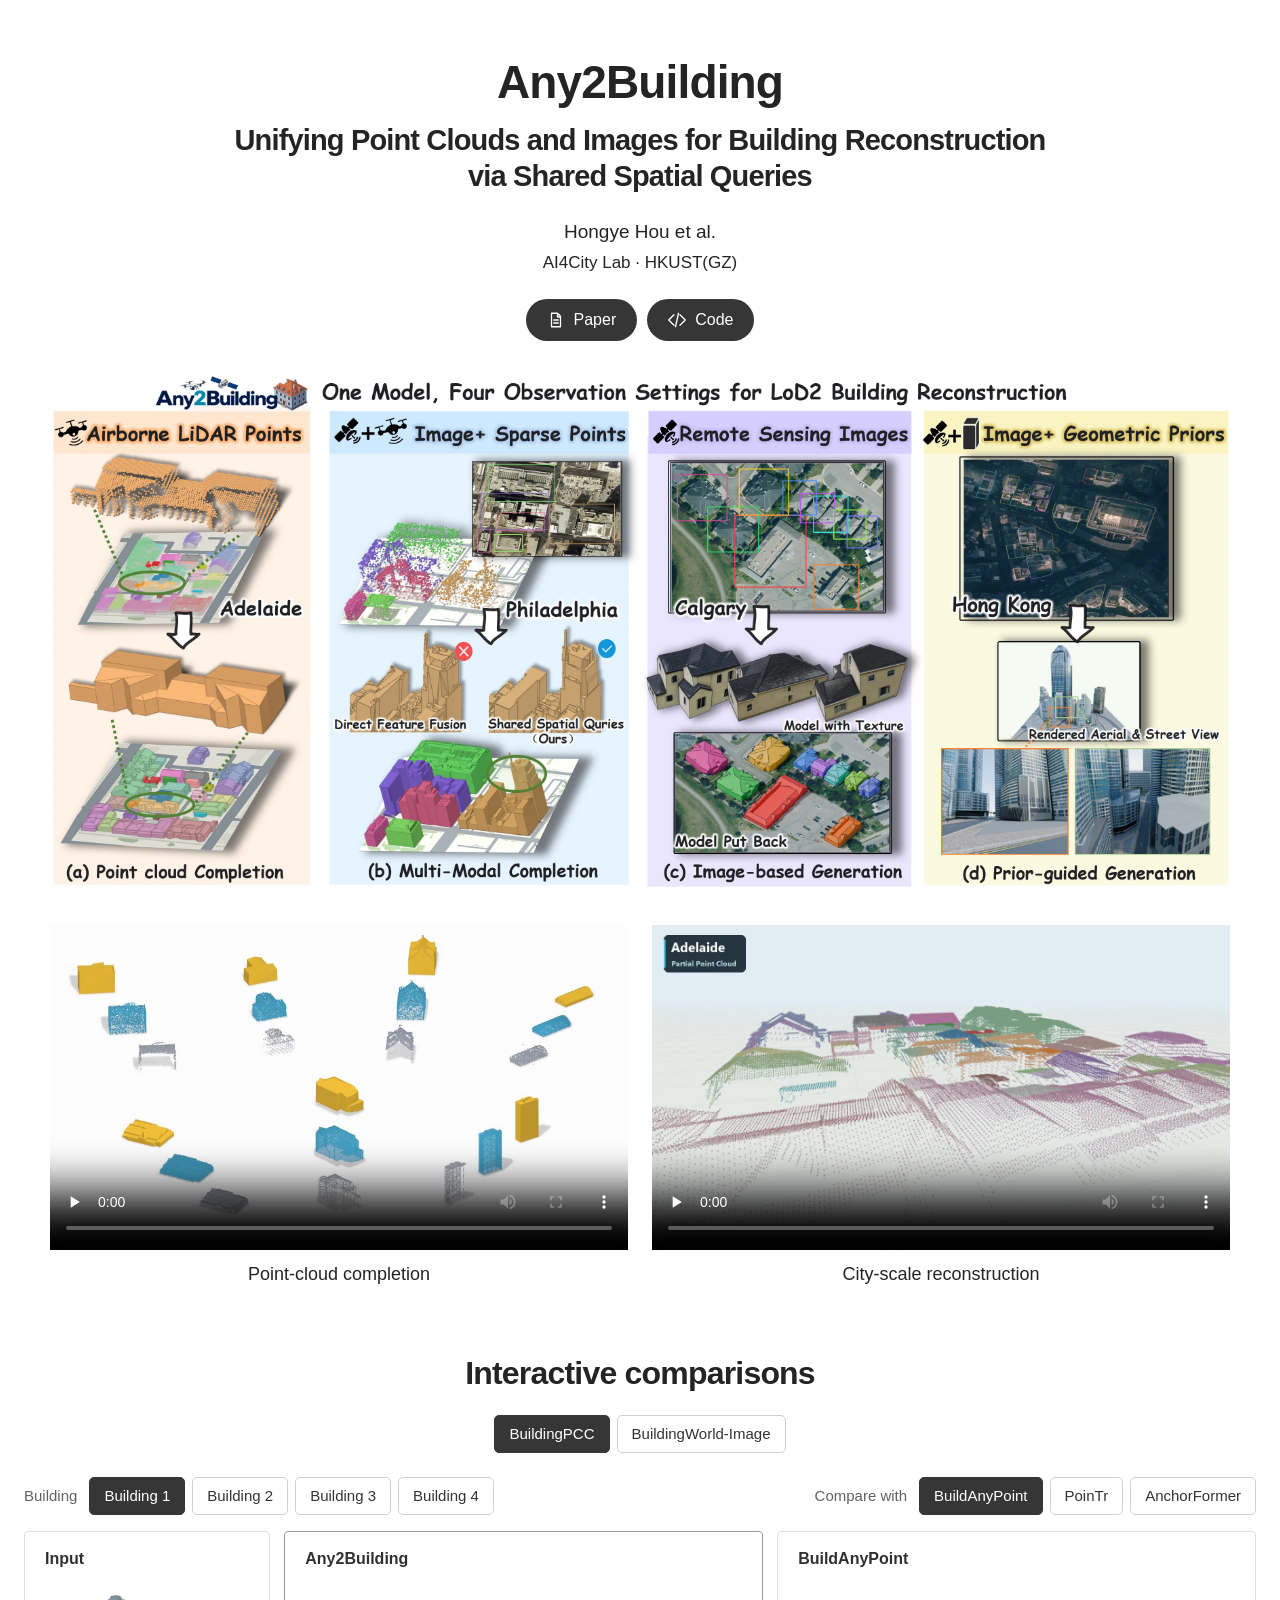
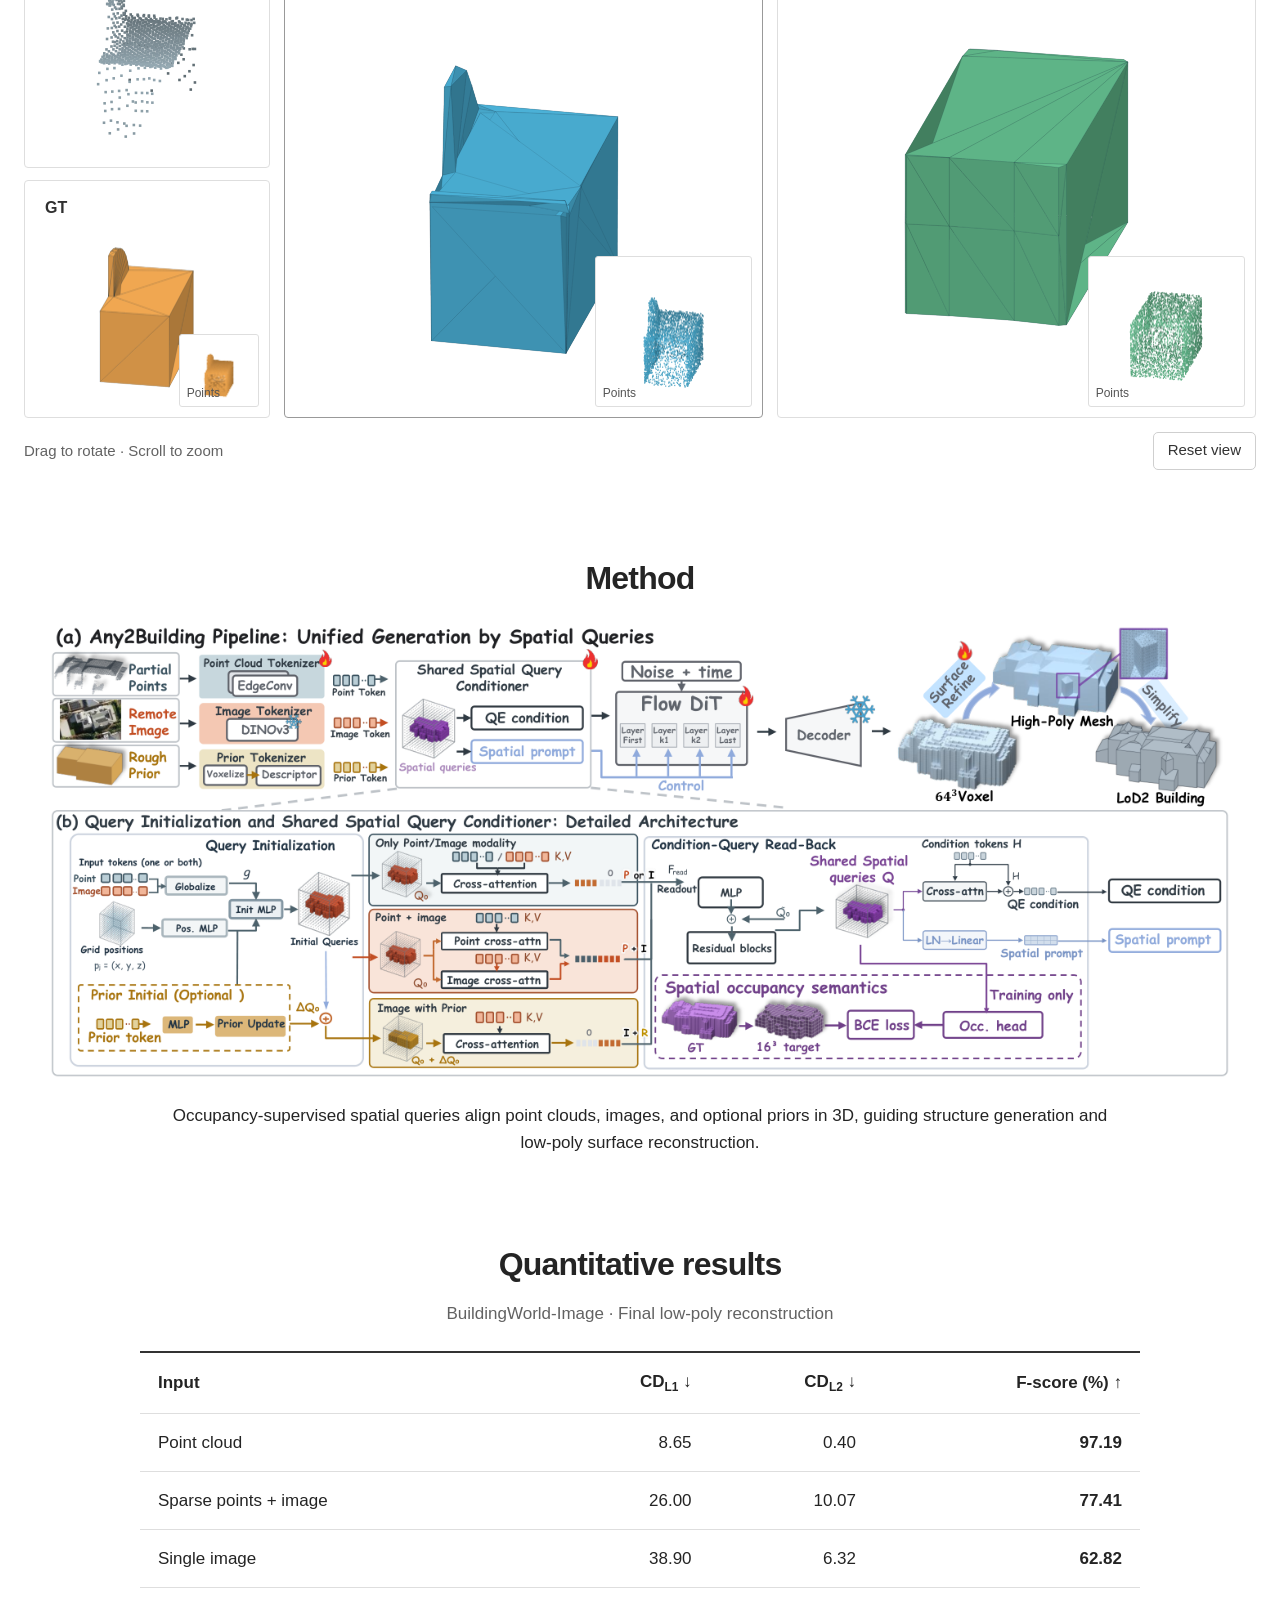
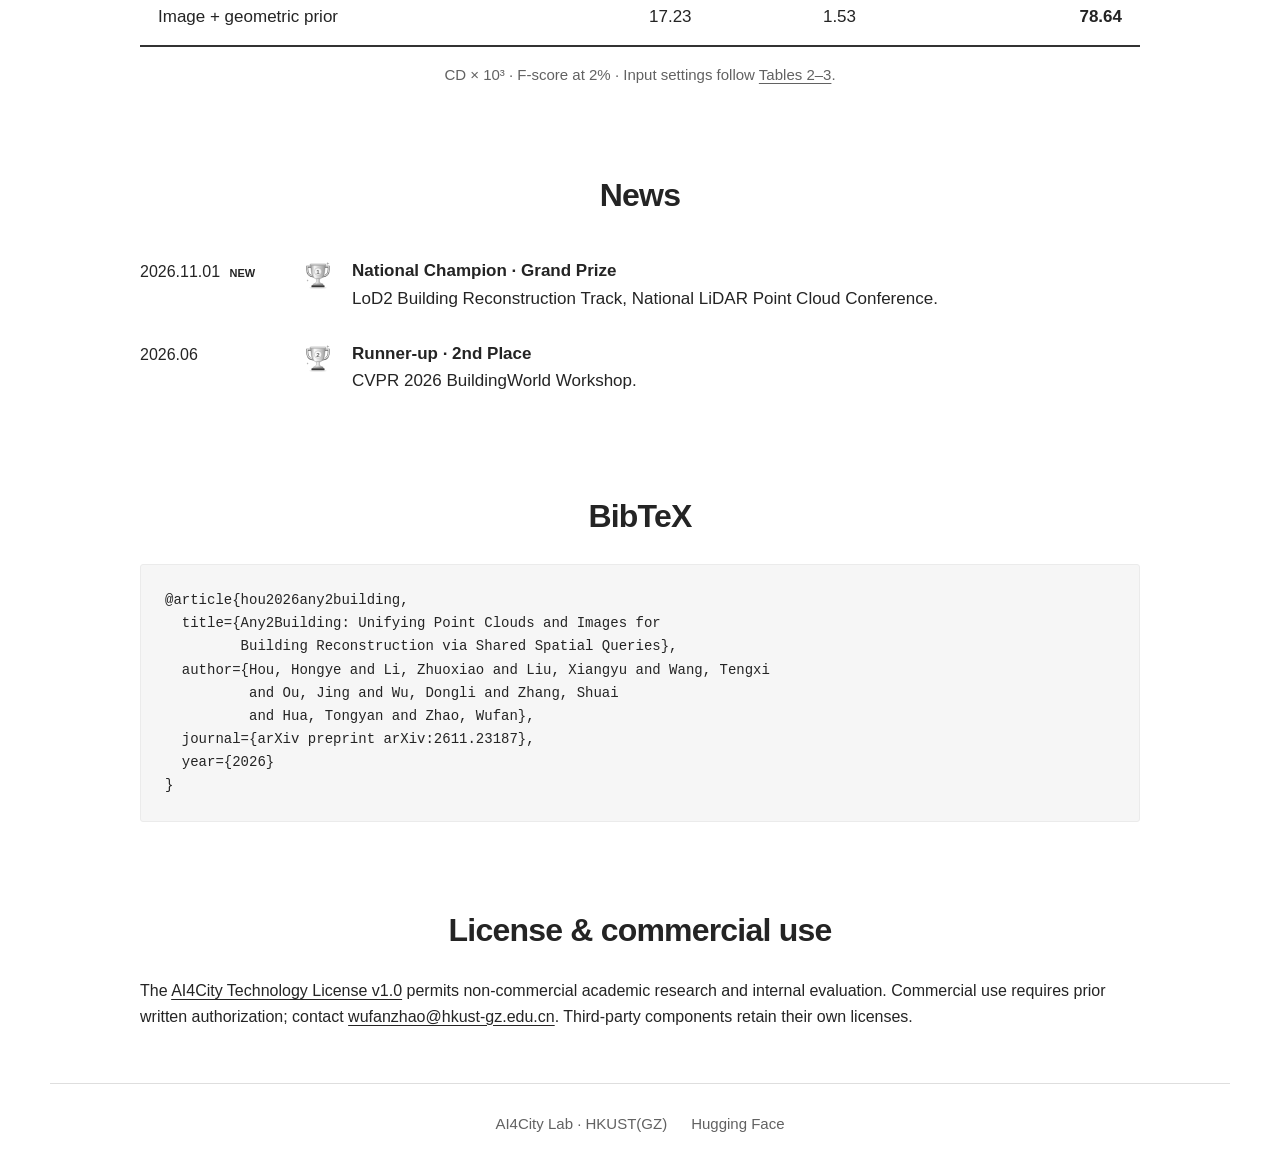
<file: index.html>
<!doctype html>
<html lang="en">
<head>
  <meta charset="utf-8">
  <meta name="viewport" content="width=device-width, initial-scale=1">
  <meta name="description" content="Any2Building: unified LoD2 building reconstruction from point clouds, images, and geometric priors.">
  <meta name="theme-color" content="#ffffff">
  <title>Any2Building — Unifying Point Clouds and Images for Building Reconstruction</title>
  <link rel="icon" href="assets/favicon.svg" type="image/svg+xml">
  <link rel="stylesheet" href="styles.css?v=20261122-2">
  <script src="script.js?v=20261122" defer></script>
</head>
<body>
  <a class="skip-link" href="#main">Skip to content</a>
  <main id="main">
    <header class="hero container">
      <h1><span class="wordmark">Any2Building</span><span class="paper-title">Unifying Point Clouds and Images for Building Reconstruction<br class="desktop-break"> via Shared Spatial Queries</span></h1>
      <p class="authors">Hongye Hou et al.</p>
      <p class="affiliation">AI4City Lab · HKUST(GZ)</p>
      <div class="publication-links">
        <a class="publication-button" href="https://arxiv.org/abs/2611.23187"><svg viewBox="0 0 24 24" aria-hidden="true"><path d="M6 3h8l4 4v14H6zM14 3v5h4M9 12h6M9 16h6"/></svg>Paper</a>
        <a class="publication-button" href="https://github.com/HenryHoou/Any2Building"><svg viewBox="0 0 24 24" aria-hidden="true"><path d="m8 5-7 7 7 7m8-14 7 7-7 7M14 3l-4 18"/></svg>Code</a>
      </div>
    </header>

    <figure id="teaser" class="teaser container">
      <a href="https://huggingface.co/hongye02/Any2Building" aria-label="Any2Building on Hugging Face"><img src="assets/teaser-paper.webp?v=20261122" width="3480" height="1512" fetchpriority="high" alt="One model, four observation settings: airborne LiDAR points, image with sparse points, remote-sensing image, and image with a geometric prior."></a>
    </figure>

    <section id="videos" class="video-grid container" aria-label="Reconstruction videos">
      <figure>
        <video controls playsinline preload="none" poster="assets/showcase/completion-poster.jpg" aria-label="Point-cloud completion">
          <source src="assets/showcase/Any2Building_SevenBuildings.mp4" type="video/mp4">
          <source src="assets/showcase/Any2Building_SevenBuildings.webm" type="video/webm">
        </video>
        <figcaption>Point-cloud completion</figcaption>
      </figure>
      <figure>
        <video controls playsinline preload="none" poster="assets/showcase/city-first-frame.jpg" aria-label="City-scale reconstruction">
          <source src="assets/showcase/Any2Building_ThreeCities.mp4" type="video/mp4">
          <source src="assets/showcase/Any2Building_ThreeCities.webm" type="video/webm">
        </video>
        <figcaption>City-scale reconstruction</figcaption>
      </figure>
    </section>

    <section id="interactive" class="viewer-section wide section" aria-labelledby="interactive-title" aria-busy="true">
      <h2 id="interactive-title">Interactive comparisons</h2>
      <p id="viewer-loading" class="viewer-loading" role="status">Loading interactive results…</p>
      <nav id="modules" class="result-tabs" aria-label="Dataset"></nav>
      <nav id="tasks" class="result-tabs" aria-label="Observation setting"></nav>
      <h3 id="heading" class="visually-hidden" aria-live="polite"></h3>
      <div class="filters">
        <div class="filter-group"><span>Building</span><div id="cases" class="group"></div></div>
        <div class="filter-group"><span>Compare with</span><div id="methods" class="group"></div></div>
      </div>
      <div class="stage"><div id="refs" class="refs"></div><div id="ours" class="card ours"></div><div id="other" class="card"></div></div>
      <div class="viewer-foot"><span>Drag to rotate · Scroll to zoom</span><button type="button" id="reset" class="tab-button">Reset view</button></div>
    </section>

    <section id="method" class="container section" aria-labelledby="method-title">
      <h2 id="method-title">Method</h2>
      <figure class="pipeline"><a href="assets/pipeline.webp?v=20261122" aria-label="View the full pipeline figure"><img src="assets/pipeline.webp?v=20261122" width="1443" height="553" loading="lazy" alt="Any2Building pipeline and shared spatial query conditioner from Figure 2 of the paper."></a></figure>
      <p class="method-caption">Occupancy-supervised spatial queries align point clouds, images, and optional priors in 3D, guiding structure generation and low-poly surface reconstruction.</p>
    </section>

    <section id="results" class="container section" aria-labelledby="results-title">
      <h2 id="results-title">Quantitative results</h2>
      <p class="section-intro">BuildingWorld-Image · Final low-poly reconstruction</p>
      <div class="table-wrap" role="region" aria-label="Reconstruction results" tabindex="0">
        <table>
          <thead><tr><th scope="col">Input</th><th scope="col">CD<sub>L1</sub> ↓</th><th scope="col">CD<sub>L2</sub> ↓</th><th scope="col">F-score (%) ↑</th></tr></thead>
          <tbody><tr><th scope="row">Point cloud</th><td>8.65</td><td>0.40</td><td><strong>97.19</strong></td></tr>
<tr><th scope="row">Sparse points + image</th><td>26.00</td><td>10.07</td><td><strong>77.41</strong></td></tr>
<tr><th scope="row">Single image</th><td>38.90</td><td>6.32</td><td><strong>62.82</strong></td></tr>
<tr><th scope="row">Image + geometric prior</th><td>17.23</td><td>1.53</td><td><strong>78.64</strong></td></tr></tbody>
        </table>
      </div>
      <p class="table-note">CD × 10³ · F-score at 2% · Input settings follow <a href="https://arxiv.org/html/2611.23187v2#S4.T2">Tables 2–3</a>.</p>
    </section>

    <section id="news" class="container section news-section" aria-labelledby="news-title">
      <h2 id="news-title">News</h2>
      <ul class="news-list">
        <li><time datetime="2026-11-01">2026.11.01 <span class="new">NEW</span></time><img src="assets/trophy-gold.svg" width="32" height="32" alt="Champion trophy"><p><strong>National Champion · Grand Prize</strong><br>LoD2 Building Reconstruction Track, National LiDAR Point Cloud Conference.</p></li>
        <li><time datetime="2026-06">2026.06</time><img src="assets/trophy-silver.svg" width="32" height="32" alt="Runner-up trophy"><p><strong>Runner-up · 2nd Place</strong><br>CVPR 2026 BuildingWorld Workshop.</p></li>
      </ul>
    </section>

    <section id="citation" class="container section citation-section" aria-labelledby="citation-title">
      <h2 id="citation-title">BibTeX</h2>
      <pre><code>@article{hou2026any2building,
  title={Any2Building: Unifying Point Clouds and Images for
         Building Reconstruction via Shared Spatial Queries},
  author={Hou, Hongye and Li, Zhuoxiao and Liu, Xiangyu and Wang, Tengxi
          and Ou, Jing and Wu, Dongli and Zhang, Shuai
          and Hua, Tongyan and Zhao, Wufan},
  journal={arXiv preprint arXiv:2611.23187},
  year={2026}
}</code></pre>
    </section>

    <section id="commercial" class="container section license-section" aria-labelledby="license-title">
      <h2 id="license-title">License &amp; commercial use</h2>
      <p>The <a href="https://github.com/HenryHoou/Any2Building/blob/main/LICENSE">AI4City Technology License v1.0</a> permits non-commercial academic research and internal evaluation. Commercial use requires prior written authorization; contact <a href="mailto:wufanzhao@hkust-gz.edu.cn">wufanzhao@hkust-gz.edu.cn</a>. Third-party components retain their own licenses.</p>
    </section>
  </main>
  <footer class="container footer"><a href="https://github.com/ai4city-hkust">AI4City Lab · HKUST(GZ)</a><a href="https://huggingface.co/hongye02/Any2Building">Hugging Face</a></footer>
</body>
</html>
</file>
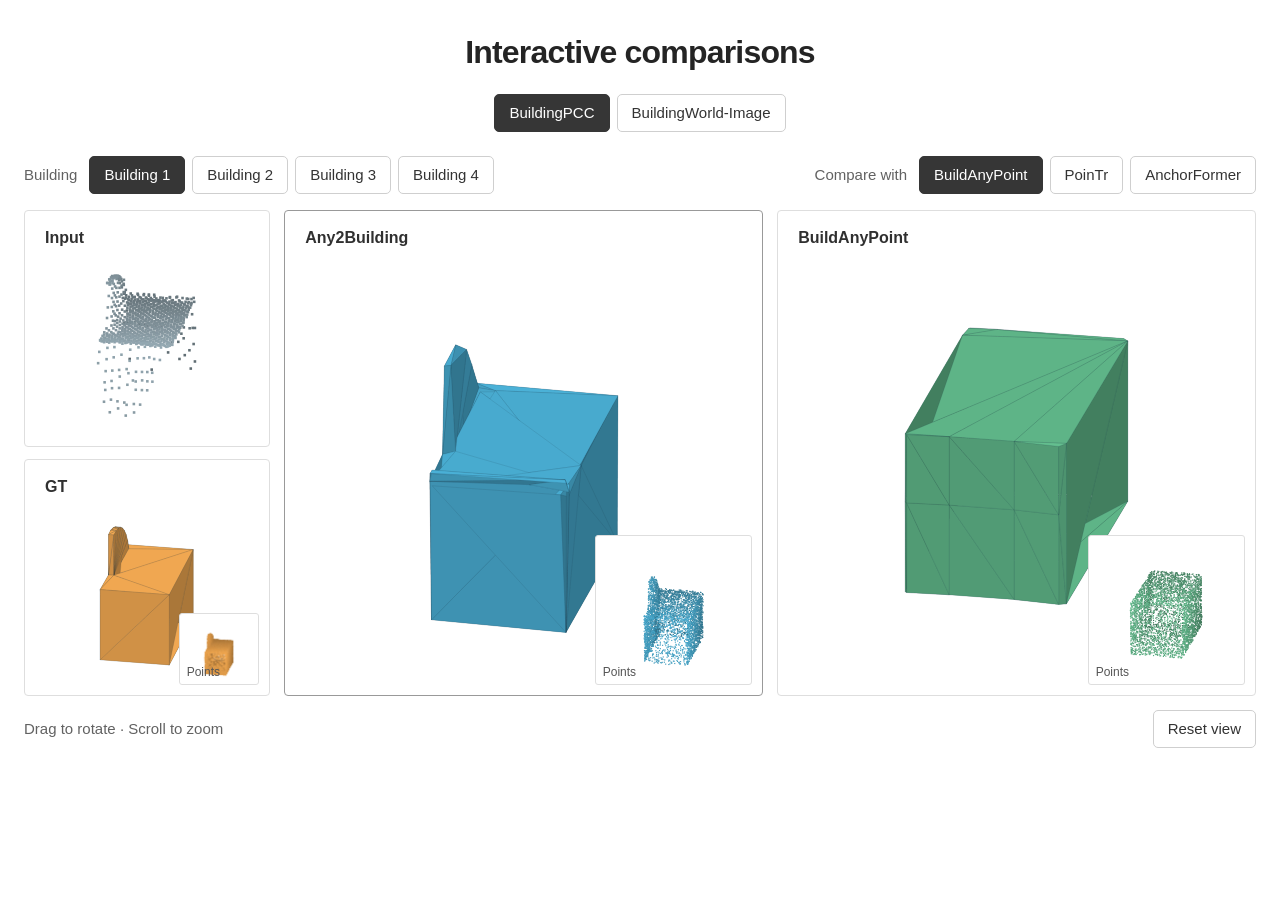
<file: assets/showcase/Any2Building.html>
<!doctype html>
<html lang="en"><head><meta charset="utf-8"><meta name="viewport" content="width=device-width, initial-scale=1"><title>Any2Building — Interactive comparisons</title><link rel="stylesheet" href="../../styles.css?v=20261122-2"><script type="module" src="viewer.js"></script></head><body class="standalone-viewer"><main><section id="interactive" class="viewer-section wide section" aria-labelledby="interactive-title" aria-busy="true">
      <h2 id="interactive-title">Interactive comparisons</h2>
      <p id="viewer-loading" class="viewer-loading" role="status">Loading interactive results…</p>
      <nav id="modules" class="result-tabs" aria-label="Dataset"></nav>
      <nav id="tasks" class="result-tabs" aria-label="Observation setting"></nav>
      <h3 id="heading" class="visually-hidden" aria-live="polite"></h3>
      <div class="filters">
        <div class="filter-group"><span>Building</span><div id="cases" class="group"></div></div>
        <div class="filter-group"><span>Compare with</span><div id="methods" class="group"></div></div>
      </div>
      <div class="stage"><div id="refs" class="refs"></div><div id="ours" class="card ours"></div><div id="other" class="card"></div></div>
      <div class="viewer-foot"><span>Drag to rotate · Scroll to zoom</span><button type="button" id="reset" class="tab-button">Reset view</button></div>
    </section></main></body></html>
</file>
<file: styles.css>
/* Minimal research presentation. Scientific figures retain their original colors. */
:root { color-scheme: light; --ink: #242424; --muted: #626262; --line: #dedede; }
* { box-sizing: border-box; }
html { scroll-behavior: smooth; }
body { margin: 0; background: #fff; color: var(--ink); font-family: Arial, Helvetica, sans-serif; font-size: 17px; line-height: 1.6; -webkit-font-smoothing: antialiased; }
h1, h2, h3, p, figure { margin: 0; }
img, video { display: block; max-width: 100%; }
a { color: inherit; text-underline-offset: 3px; }
button { font: inherit; }
button, a { -webkit-tap-highlight-color: transparent; }
a:focus-visible, button:focus-visible, [tabindex]:focus-visible { outline: 2px solid #222; outline-offset: 4px; }
[hidden] { display: none !important; }
.container { width: min(1180px, calc(100% - 48px)); margin-inline: auto; }
.wide { width: min(1440px, calc(100% - 48px)); margin-inline: auto; }
.section { padding-block: 44px; }
h2 { margin-bottom: 28px; text-align: center; font-size: 32px; line-height: 1.25; font-weight: 600; letter-spacing: -.025em; }
.hero { padding: 54px 0 34px; text-align: center; }
h1 { font-weight: 600; letter-spacing: -.025em; line-height: 1.24; }
.wordmark { display: block; margin-bottom: 12px; font-size: 46px; font-weight: 700; }
.paper-title { display: block; font-size: 29px; }
.authors { margin-top: 22px; font-size: 19px; }
.affiliation { margin-top: 2px; font-size: 17px; }
.publication-links { display: flex; justify-content: center; gap: 10px; margin-top: 22px; }
.publication-button { display: inline-flex; align-items: center; justify-content: center; gap: 9px; min-height: 42px; padding: 8px 21px; border-radius: 999px; color: #fff; background: #363636; font-size: 16px; text-decoration: none; transition: background .15s; }
.publication-button:hover { background: #111; }
.publication-button svg { width: 18px; height: 18px; fill: none; stroke: currentColor; stroke-width: 1.7; stroke-linecap: round; stroke-linejoin: round; }
.teaser img { width: 100%; height: auto; }
.video-grid { display: grid; grid-template-columns: repeat(2, minmax(0, 1fr)); gap: 24px; padding: 38px 0 20px; }
.video-grid video { width: 100%; aspect-ratio: 16 / 9; background: #fff; }
.video-grid figcaption { padding-top: 10px; text-align: center; font-size: 18px; font-weight: 500; }
.viewer-section h2 { margin-bottom: 22px; }
.viewer-loading { padding: 16px; text-align: center; color: var(--muted); }
.result-tabs, .group { display: flex; justify-content: center; flex-wrap: wrap; gap: 7px; }
.result-tabs { margin-bottom: 12px; }
#tasks:empty { display: none; }
.tab-button { min-height: 38px; padding: 6px 14px; border: 1px solid #cfcfcf; border-radius: 5px; color: #333; background: #fff; font-size: 15px; line-height: 1.5; cursor: pointer; }
.tab-button:hover { border-color: #333; }
.tab-button.active, .tab-button[aria-pressed="true"] { color: #fff; background: #363636; border-color: #363636; }
.filters { display: flex; justify-content: space-between; flex-wrap: wrap; gap: 14px 28px; margin: 24px 0 16px; }
.filter-group { display: flex; align-items: center; flex-wrap: wrap; gap: 8px 12px; }
.filter-group > span { font-size: 15px; color: var(--muted); }
.stage { display: grid; grid-template-columns: minmax(0, .72fr) repeat(2, minmax(0, 1.4fr)); gap: 14px; }
.refs { display: flex; flex-direction: column; gap: 12px; min-width: 0; height: clamp(370px, 38vw, 550px); }
.card { position: relative; height: clamp(370px, 38vw, 550px); overflow: hidden; border: 1px solid var(--line); border-radius: 4px; background: #fff; }
.refs .card { height: auto; min-height: 0; flex: 1; }
.card strong { position: absolute; z-index: 1; top: 12px; left: 12px; padding: 2px 8px; background: #fffffff0; color: #303030; font-size: 16px; font-weight: 600; }
.ours { border-color: #999; }
.inset { position: absolute; bottom: 10px; right: 10px; width: 33%; height: 31%; border: 1px solid var(--line); border-radius: 3px; background: #fff; overflow: hidden; }
.inset small { position: absolute; bottom: 2px; left: 7px; font-size: 12px; color: #555; }
.card canvas, .card img { display: block; width: 100%; height: 100%; object-fit: contain; }
.card img { padding: 36px 8px 8px; }
.card canvas { touch-action: none; cursor: grab; }
.card canvas:active { cursor: grabbing; }
.viewer-foot { display: flex; justify-content: space-between; align-items: center; gap: 12px; margin-top: 14px; color: var(--muted); font-size: 15px; }
.standalone-viewer .section { padding-top: 32px; }
.pipeline img { width: 100%; height: auto; }
.method-caption { max-width: 940px; margin: 24px auto 0; text-align: center; font-size: 17px; }
.section-intro { margin: -12px 0 24px; text-align: center; color: var(--muted); font-size: 17px; }
.table-wrap { overflow-x: auto; max-width: 1000px; margin-inline: auto; }
table { width: 100%; border-collapse: collapse; font-variant-numeric: tabular-nums; }
th, td { padding: 15px 18px; border-bottom: 1px solid var(--line); text-align: right; white-space: nowrap; }
thead { border-top: 2px solid #333; border-bottom: 1px solid #777; }
thead th { font-weight: 600; }
th:first-child { text-align: left; }
tbody th { font-weight: 400; }
tbody tr:last-child { border-bottom: 2px solid #333; }
sub { font-size: .7em; }
.table-note { margin-top: 16px; text-align: center; color: var(--muted); font-size: 15px; }
.news-list { max-width: 1000px; margin: 0 auto; padding: 0; list-style: none; }
.news-list li { display: grid; grid-template-columns: 144px 32px 1fr; gap: 18px; align-items: start; padding: 14px 0; }
.news-list time { padding-top: 2px; font-size: 16px; white-space: nowrap; }
.news-list img { margin-top: 2px; filter: grayscale(1); }
.news-list p { line-height: 1.6; }
.new { margin-left: 5px; font-size: 11px; font-weight: 700; }
pre { max-width: 1000px; margin: 0 auto; padding: 24px; overflow-x: auto; background: #f6f6f6; border: 1px solid #ebebeb; border-radius: 3px; font-size: 14px; line-height: 1.65; }
code { font-family: ui-monospace, SFMono-Regular, Menlo, Consolas, monospace; }
.license-section p { max-width: 1000px; margin-inline: auto; font-size: 16px; }
.license-section a { overflow-wrap: anywhere; }
.footer { display: flex; justify-content: center; flex-wrap: wrap; gap: 12px 24px; margin-top: 10px; padding-block: 28px 38px; border-top: 1px solid var(--line); color: var(--muted); font-size: 15px; }
.footer a { text-decoration: none; }
.footer a:hover { text-decoration: underline; }
.skip-link { position: fixed; top: -70px; left: 12px; z-index: 10; padding: 10px 16px; background: #222; color: #fff; }
.skip-link:focus { top: 12px; }
.visually-hidden { position: absolute; width: 1px; height: 1px; padding: 0; overflow: hidden; clip: rect(0, 0, 0, 0); white-space: nowrap; border: 0; }
@media (max-width: 900px) {
  .desktop-break { display: none; }
  .paper-title { font-size: 26px; }
  .filters { justify-content: center; }
  .filter-group { justify-content: center; }
  .stage { grid-template-columns: repeat(2, minmax(0, 1fr)); }
  .refs { grid-column: 1 / -1; flex-direction: row; height: 210px; }
  .refs .card { height: 210px; }
  .card { height: 360px; }
}
@media (max-width: 600px) {
  .container, .wide { width: calc(100% - 32px); }
  body { font-size: 16px; }
  .hero { padding-top: 34px; }
  .wordmark { font-size: 36px; }
  .paper-title { font-size: 23px; }
  .authors { margin-top: 18px; font-size: 18px; }
  .affiliation { font-size: 16px; }
  .section { padding-block: 32px; }
  h2 { font-size: 27px; margin-bottom: 22px; }
  .video-grid { grid-template-columns: 1fr; gap: 24px; padding-block: 26px 12px; }
  .video-grid figcaption { font-size: 17px; }
  .tab-button { min-height: 42px; padding: 7px 11px; font-size: 14px; }
  .filter-group { flex-direction: column; width: 100%; gap: 6px; }
  .filters { margin-top: 20px; }
  .stage { grid-template-columns: 1fr; gap: 12px; }
  .refs { gap: 8px; height: 170px; }
  .refs .card { height: 170px; }
  .card { height: 330px; }
  .card strong { top: 8px; left: 6px; font-size: 14px; }
  .viewer-foot { font-size: 13px; }
  .method-caption, .section-intro { font-size: 16px; }
  table { table-layout: fixed; }
  th, td { padding: 12px 5px; font-size: 14px; }
  thead th { white-space: normal; }
  th:first-child { width: 40%; white-space: normal; }
  thead th:last-child { width: 24%; }
  .table-note { text-align: left; font-size: 14px; }
  .news-list li { grid-template-columns: 26px 1fr; gap: 6px 12px; padding-block: 16px; }
  .news-list time { grid-column: 1 / -1; font-size: 15px; }
  .news-list img { width: 26px; height: 26px; }
  pre { padding: 18px; font-size: 12px; }
}
@media (prefers-reduced-motion: reduce) {
  html { scroll-behavior: auto; }
  * { transition: none !important; }
}
</file>
